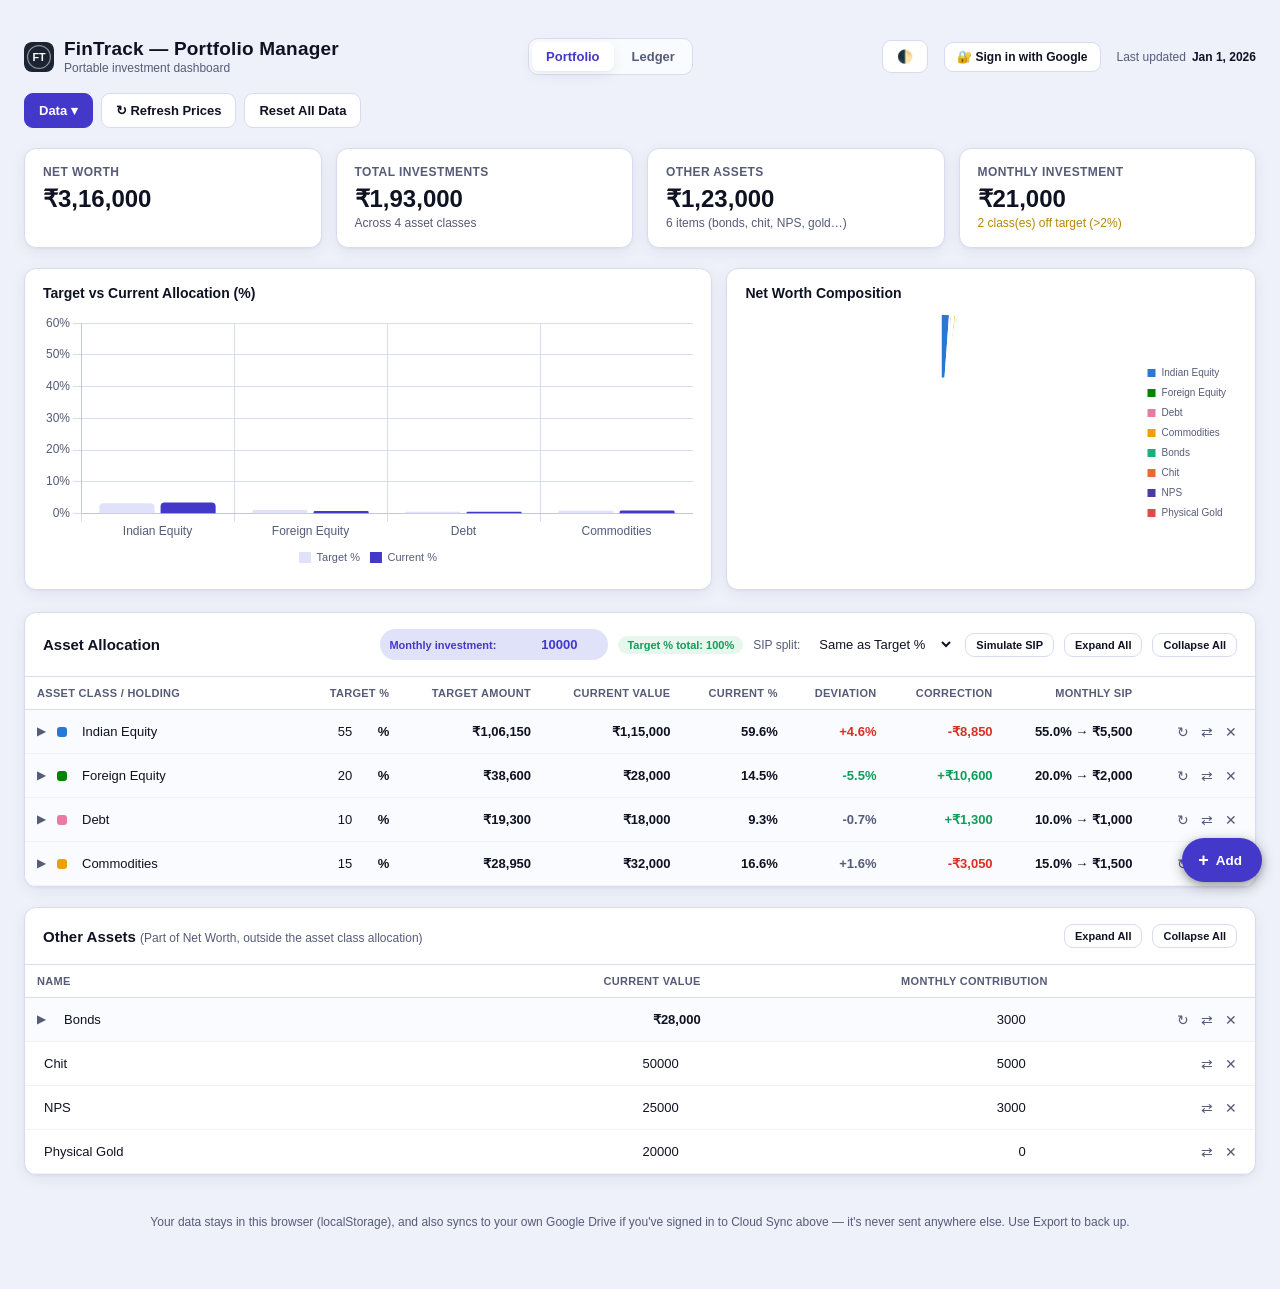
<file: app/index.html>
<!doctype html>
<html lang="en">
<head>
<meta charset="UTF-8">
<script>
  // Apply any saved theme choice before first paint, so there's no flash of the wrong theme.
  (function () {
    try {
      var t = localStorage.getItem("fintrack_theme");
      if (t === "light" || t === "dark") document.documentElement.setAttribute("data-theme", t);
    } catch (e) { /* localStorage unavailable (e.g. file://) — falls back to system preference */ }
  })();
</script>
<meta name="viewport" content="width=device-width, initial-scale=1.0">
<title>FinTrack — Portfolio Manager</title>
<link rel="icon" href="[data-uri]">
<link rel="apple-touch-icon" href="apple-touch-icon.png">
<link rel="manifest" href="manifest.json">
<meta name="theme-color" content="#4338ca" id="themeColorMeta">
<link rel="stylesheet" href="shared.css">
<style>
  /* Page-specific: CDSL statement sync modal (only this page has this feature) */
  .cdsl-modal{max-width:760px;max-height:85vh;display:flex;flex-direction:column;}
  #cdslModalBody{overflow-y:auto;flex:1;margin-top:6px;}
  .cdsl-section-title{font-size:12px;font-weight:700;text-transform:uppercase;letter-spacing:.4px;color:var(--muted);margin:16px 0 8px;}
  .cdsl-row{display:flex;align-items:center;gap:10px;padding:8px 4px;border-bottom:1px solid var(--row-line);font-size:13px;}
  .cdsl-row .cdsl-name{flex:1;min-width:0;}
  .cdsl-row .cdsl-name .primary{font-weight:600;overflow:hidden;text-overflow:ellipsis;white-space:nowrap;}
  .cdsl-row .cdsl-name .secondary{font-size:11px;color:var(--muted);overflow:hidden;text-overflow:ellipsis;white-space:nowrap;}
  .cdsl-row .cdsl-value{white-space:nowrap;font-variant-numeric:tabular-nums;text-align:right;min-width:150px;}
  .cdsl-row select, .cdsl-row input.cdsl-newclass{border:1px solid var(--border);border-radius:6px;padding:5px 6px;font-size:12px;font-family:inherit;}
  .cdsl-empty{color:var(--muted);font-size:13px;padding:10px 4px;}
  .cdsl-unchanged{font-size:12px;color:var(--muted);margin-top:10px;line-height:1.6;}

  /* Page-specific: live-price linking (₹ button on holding rows + link/settings modals) */
  .price-link-btn{font-weight:700;}
  .price-link-btn.linked{color:var(--green);}
  .price-modal{max-width:520px;}
  .pl-row{display:flex;flex-direction:column;gap:4px;margin-top:12px;}
  .pl-row label{font-size:12px;color:var(--muted);font-weight:600;}
  .pl-row input,.pl-row select{border:1px solid var(--border);border-radius:8px;padding:8px 9px;font-size:13px;background:var(--card);color:var(--text);font-family:inherit;width:100%;box-sizing:border-box;}
  .pl-inline{display:flex;gap:8px;align-items:center;}
  .pl-inline input{flex:1;}
  #plMfResults{max-height:180px;overflow-y:auto;border:1px solid var(--border);border-radius:8px;margin-top:6px;display:none;}
  .pl-result{display:flex;align-items:center;gap:8px;padding:7px 9px;font-size:12px;border-bottom:1px solid var(--row-line);cursor:pointer;}
  .pl-result:last-child{border-bottom:none;}
  .pl-result:hover{background:var(--row-tint);}
  .pl-result input{width:auto;}
  .pl-chosen{font-size:12px;color:var(--green);margin-top:6px;font-weight:600;}
  .pl-hint{font-size:11px;color:var(--muted);line-height:1.5;}
  .pl-test-result{font-size:12px;}
  .pl-test-result.ok{color:var(--green);}
  .pl-test-result.err{color:var(--red);}

  /* Page-specific: SIP simulation modal — scratch preview, no persistence until "Apply".
     Split panel: per-class % inputs on the left, projected-value bars (with a target tick)
     on the right, so editing a lever and reading its effect are side by side on desktop. */
  .sim-modal{max-width:720px;max-height:85vh;display:flex;flex-direction:column;padding:0;}
  .sim-scroll{overflow-y:auto;padding:22px 24px 4px;}
  .sim-footer{padding:14px 24px calc(14px + env(safe-area-inset-bottom));border-top:1px solid var(--border);}
  .sim-check{display:flex;align-items:center;gap:8px;font-size:12.5px;color:var(--text);cursor:pointer;margin-bottom:8px;}
  .sim-check input{width:auto;flex-shrink:0;}
  .sim-check .pl-hint{margin:0;}

  .sim-split{display:grid;grid-template-columns:220px 1fr;gap:22px;margin-top:14px;}
  .sim-inputs .class-input-row{margin-top:10px;}
  .sim-inputs .class-input-top{display:flex;align-items:center;gap:8px;}
  .sim-inputs .class-input-row .swatch{width:10px;height:10px;border-radius:3px;flex-shrink:0;}
  .sim-inputs .class-input-row label{flex:1;font-size:12.5px;font-weight:600;color:var(--text);min-width:0;overflow:hidden;text-overflow:ellipsis;white-space:nowrap;}
  .sim-inputs .class-input-row input{width:56px;flex-shrink:0;}
  .sim-inputs .class-input-amt{margin-top:3px;padding-left:18px;font-size:11px;color:var(--muted);font-variant-numeric:tabular-nums;}

  .sim-total-pill{display:flex;justify-content:space-between;align-items:baseline;background:var(--row-tint);border:1px solid var(--border);border-radius:9px;padding:11px 13px;margin-bottom:14px;}
  .sim-total-pill .label{font-size:11px;color:var(--muted);font-weight:700;text-transform:uppercase;letter-spacing:.3px;}
  .sim-total-pill strong{font-size:17px;font-weight:700;font-variant-numeric:tabular-nums;}

  .sim-bar-row{margin-bottom:13px;}
  .sim-bar-row:last-child{margin-bottom:0;}
  .sim-bar-head{display:flex;justify-content:space-between;align-items:baseline;margin-bottom:5px;gap:8px;}
  .sim-bar-head .name{display:flex;align-items:center;gap:6px;font-size:12.5px;font-weight:700;min-width:0;}
  .sim-bar-head .name .swatch{width:9px;height:9px;border-radius:3px;flex-shrink:0;}
  .sim-bar-head .name .txt{overflow:hidden;text-overflow:ellipsis;white-space:nowrap;}
  .sim-bar-head .nums{font-size:11px;color:var(--muted);white-space:nowrap;font-variant-numeric:tabular-nums;}
  .sim-bar-track{position:relative;height:14px;background:var(--row-tint);border-radius:5px;overflow:hidden;border:1px solid var(--border);}
  .sim-bar-fill{position:absolute;top:0;left:0;bottom:0;border-radius:5px 0 0 5px;transition:width .15s;}
  .sim-bar-target-tick{position:absolute;top:-2px;bottom:-2px;width:2px;background:var(--text);opacity:.55;}

  /* Simulate SIP button: plain text label on desktop, icon-only on mobile (space is tight in
     the section-head row there) — swapped via the mobile media query below, same pattern as
     the FAB's label-hiding on small screens. */
  #btnSimulateSip .sip-icon{display:none;font-size:14px;}

  /* ---------- Mobile helpers, hidden on desktop ---------- */
  #acCards{display:none;}
  #otherCards{display:none;}

  /* ---------- Asset-class / subsection cards (mobile replacement for both tables) ---------- */
  .ac-card{border-bottom:1px solid var(--row-line);}
  .ac-card:last-child{border-bottom:none;}
  .ac-head{display:flex;align-items:center;gap:8px;padding:12px 14px;cursor:pointer;}
  .ac-head .name-input{flex:1;min-width:0;font-weight:700;background:transparent;}
  .ac-head .ac-pct{font-size:11px;color:var(--muted);white-space:nowrap;font-variant-numeric:tabular-nums;}
  .ac-body{padding:0 14px 12px 34px;}
  .ac-meta{display:flex;justify-content:space-between;align-items:center;padding:5px 0;font-size:12px;color:var(--muted);gap:8px;}
  .ac-meta b{color:var(--text);font-variant-numeric:tabular-nums;font-weight:600;}
  .ac-meta b.pos{color:var(--red);} .ac-meta b.neg{color:var(--green);}
  .ac-meta .cell-input{width:70px;}
  .ac-actions{display:flex;gap:6px;padding:6px 0 8px;}
  .hrow-m{padding:8px 0;border-top:1px solid var(--row-line);}
  .hrow-m .hrow-top{display:flex;align-items:center;gap:6px;}
  .hrow-m .hrow-top .name-input{flex:1;min-width:0;}
  .hrow-m .hrow-bottom{display:flex;align-items:center;gap:6px;margin-top:6px;}
  .hrow-m .hrow-bottom .amount{flex:1;min-width:0;}
  .hrow-m .hrow-bottom .sipwrap{display:flex;align-items:center;gap:3px;font-size:11px;color:var(--muted);white-space:nowrap;}
  .hrow-m .hrow-bottom .small{width:48px;}
  .oa-simple-card{padding:10px 14px;border-bottom:1px solid var(--row-line);}
  .oa-simple-card:last-child{border-bottom:none;}
  .oa-simple-top{display:flex;align-items:center;gap:8px;}
  .oa-simple-top .name-input{flex:1;min-width:0;font-weight:600;}
  .oa-simple-bottom{display:flex;gap:16px;margin-top:6px;padding-left:1px;}
  .oa-simple-field{display:flex;align-items:center;gap:6px;font-size:11px;color:var(--muted);}
  .oa-simple-field .amount{width:74px;}

  /* ---------- Persistent "+ Add" button — labeled pill on desktop, plain circular FAB on
     mobile (icon-only, thumb-reachable bottom-right). Same element/handler both layouts; the
     mobile media query below only overrides its shape, not its visibility. Matches tracker.html's
     "+ Add Transaction" FAB so both pages share the one add-something affordance. ---------- */
  .fab{position:fixed;right:18px;bottom:18px;z-index:40;border:none;background:var(--primary);color:#fff;cursor:pointer;box-shadow:0 4px 14px rgba(0,0,0,.3),0 2px 6px rgba(0,0,0,.18);display:flex;align-items:center;justify-content:center;gap:7px;font-family:inherit;border-radius:24px;padding:13px 20px 13px 16px;font-size:13.5px;font-weight:700;transition:.15s background,.15s transform;}
  .fab:hover{background:var(--primary-dark);}
  .fab .fab-plus{font-size:18px;line-height:1;}

  /* ---------- Add to Portfolio modal: type selector + conditional fields ---------- */
  .type-pills{display:flex;flex-wrap:wrap;gap:6px;margin-top:12px;}
  .type-pill{border:1px solid var(--border);background:var(--bg);color:var(--text);font-size:12px;font-weight:600;padding:7px 12px;border-radius:20px;cursor:pointer;font-family:inherit;}
  .type-pill:hover{border-color:var(--primary);}
  .type-pill.active{background:var(--primary);border-color:var(--primary);color:#fff;}
  .add-type-fields{display:none;}
  .add-type-fields.active{display:block;}

  /* ---------- Mobile layout (≤720px) — switches automatically, desktop above is untouched ---------- */
  @media (max-width:720px){
    .wrap{padding:12px 12px 90px;}
    header.topbar{padding:10px 0;}
    .stats{grid-template-columns:1fr 1fr;}
    .stat-card .value{font-size:19px;}
    /* Asset Allocation / Other Assets: tables give way to tap-to-expand cards */
    #allocationTable{display:none;}
    #acCards{display:block;}
    #otherTable{display:none;}
    #otherCards{display:block;}
    .fab{width:54px;height:54px;padding:0;border-radius:50%;font-size:0;bottom:calc(18px + env(safe-area-inset-bottom));}
    .fab .fab-plus{font-size:26px;}
    .fab .fab-label{display:none;}
    /* Add modal docks to the bottom as a sheet, same treatment as tracker.html's */
    #addBackdrop{align-items:flex-end;}
    #addBackdrop .modal{width:100%;max-width:none;border-radius:18px 18px 0 0;padding-bottom:26px;}
    /* Simulate SIP: same bottom-sheet treatment, and the split panel collapses into one
       column — amount, then per-class %, then the total and bars, all in a single scroll. */
    #simSipBackdrop{align-items:flex-end;}
    #simSipBackdrop .sim-modal{width:100%;max-width:none;max-height:88vh;border-radius:18px 18px 0 0;}
    .sim-split{grid-template-columns:1fr;}
    /* Icon-only on mobile — the section-head row is already crowded with the SIP-split
       dropdown and Expand/Collapse All. */
    #btnSimulateSip{padding:5px 9px;}
    #btnSimulateSip .sip-icon{display:inline;}
    #btnSimulateSip .sip-label{display:none;}
  }
</style>
</head>
<body>
<div class="wrap">

  <header class="topbar">
    <div class="brand">
      <img class="logo" alt="" src="[data-uri]">
      <div>
        <h1>FinTrack — Portfolio Manager</h1>
        <div class="sub">Portable investment dashboard</div>
      </div>
    </div>
    <nav class="tabs">
      <a class="tab-link active" href="index.html">Portfolio</a>
      <a class="tab-link" href="tracker.html">Ledger</a>
    </nav>
    <div class="header-right">
      <button class="btn theme-toggle" id="btnThemeToggle" title="Theme"></button>
      <div class="account-area" id="accountArea"></div>
      <div class="updated-field">
        Last updated <strong id="updatedDisplay"></strong>
      </div>
    </div>
  </header>

  <div class="toolbar">
    <div class="menu-wrap">
      <button class="btn primary" data-menu-toggle="dataMenu">Data ▾</button>
      <div class="menu-dropdown" id="dataMenu">
        <button class="menu-item" id="btnCdsl">Import from CDSL</button>
        <button class="menu-item" id="btnImport">Import CSV / Excel</button>
        <button class="menu-item" id="btnTemplate">Download Template</button>
        <button class="menu-item" id="btnSample">Load Sample Portfolio</button>
        <div class="menu-divider"></div>
        <button class="menu-item" id="btnExportCsv">Export CSV</button>
        <button class="menu-item" id="btnExportXlsx">Export Excel</button>
        <div class="menu-divider"></div>
        <button class="menu-item" id="btnAutoLinkMf">Auto-link MF Prices (by ISIN)</button>
        <button class="menu-item" id="btnPriceSettings">Live Price Settings</button>
      </div>
    </div>
    <button class="btn" id="btnRefreshPrices" title="Fetch latest NAVs/quotes for linked holdings and recalculate their values">↻ Refresh Prices</button>
    <input type="file" id="fileInput" accept=".csv,.xlsx,.xls">
    <input type="file" id="cdslFileInput" accept=".csv,.txt">

    <button class="btn danger" id="btnReset">Reset All Data</button>
  </div>

  <div class="stats" id="statCards"></div>

  <div class="charts">
    <div class="chart-card">
      <h3>Target vs Current Allocation (%)</h3>
      <div class="canvas-box"><canvas id="chartAllocation"></canvas></div>
    </div>
    <div class="chart-card">
      <h3>Net Worth Composition</h3>
      <div class="canvas-box"><canvas id="chartNetWorth"></canvas></div>
    </div>
  </div>

  <div class="section">
    <div class="section-head">
      <h2>Asset Allocation</h2>
      <div style="display:flex;align-items:center;gap:10px;flex-wrap:wrap;">
        <span class="badge" id="monthlyInvestBadge"></span>
        <span class="badge" id="targetSumBadge"></span>
        <span class="badge" id="sipSumBadge" style="display:none;"></span>
        <label style="display:flex;align-items:center;gap:6px;font-size:12px;color:var(--muted);">
          SIP split:
          <select id="sipModeSelect" class="cell-input" style="width:auto;padding:5px 8px;" data-type="meta" data-field="sipMode">
            <option value="target">Same as Target %</option>
            <option value="deviation">Deviation-weighted</option>
            <option value="manual">Manual</option>
          </select>
        </label>
        <button class="btn" id="btnSimulateSip" style="padding:5px 10px;font-size:11px;" title="Preview how this month's SIP would land across your asset classes"><span class="sip-icon" aria-hidden="true">≈</span><span class="sip-label">Simulate SIP</span></button>
        <button class="btn" style="padding:5px 10px;font-size:11px;" data-action="expand-all-classes">Expand All</button>
        <button class="btn" style="padding:5px 10px;font-size:11px;" data-action="collapse-all-classes">Collapse All</button>
      </div>
    </div>
    <div class="table-scroll">
      <table id="allocationTable">
        <thead>
          <tr>
            <th class="left">Asset Class / Holding</th>
            <th>Target %</th>
            <th>Target Amount</th>
            <th>Current Value</th>
            <th>Current %</th>
            <th>Deviation</th>
            <th>Correction</th>
            <th>Monthly SIP</th>
            <th></th>
          </tr>
        </thead>
        <tbody id="allocationBody"></tbody>
      </table>
    </div>
    <div id="acCards"></div>
  </div>

  <div class="section">
    <div class="section-head">
      <h2>Other Assets <span style="font-weight:400;color:var(--muted);font-size:12px;">(Part of Net Worth, outside the asset class allocation)</span></h2>
      <div style="display:flex;align-items:center;gap:10px;flex-wrap:wrap;">
        <button class="btn" style="padding:5px 10px;font-size:11px;" data-action="expand-all-other">Expand All</button>
        <button class="btn" style="padding:5px 10px;font-size:11px;" data-action="collapse-all-other">Collapse All</button>
      </div>
    </div>
    <div class="table-scroll">
      <table id="otherTable">
        <thead>
          <tr>
            <th class="left">Name</th>
            <th>Current Value</th>
            <th>Monthly Contribution</th>
            <th></th>
          </tr>
        </thead>
        <tbody id="otherBody"></tbody>
      </table>
    </div>
    <div id="otherCards"></div>
  </div>

  <footer>Your data stays in this browser (localStorage), and also syncs to your own Google Drive if you've signed in to Cloud Sync above — it's never sent anywhere else. Use Export to back up.</footer>
</div>

<div class="modal-backdrop" id="confirmBackdrop">
  <div class="modal">
    <h3 id="confirmTitle">Are you sure?</h3>
    <p id="confirmMsg"></p>
    <div class="modal-actions">
      <button class="btn" id="confirmCancel">Cancel</button>
      <button class="btn" id="confirmOk" style="color:#fff;">Confirm</button>
    </div>
  </div>
</div>

<div class="modal-backdrop" id="cdslBackdrop">
  <div class="modal cdsl-modal">
    <h3>Sync from CDSL Statement</h3>
    <p>Review the matches below, then apply. Only checked rows are changed — nothing is applied until you click Apply.</p>
    <div id="cdslModalBody"></div>
    <div class="modal-actions">
      <button class="btn" id="cdslCancel">Cancel</button>
      <button class="btn primary" id="cdslApply">Apply Selected</button>
    </div>
  </div>
</div>

<div class="modal-backdrop" id="priceLinkBackdrop">
  <div class="modal price-modal">
    <h3>Link Live Price</h3>
    <p class="pl-hint" style="margin:4px 0 0;">Holding: <strong id="plHoldingName"></strong></p>
    <div class="pl-row">
      <label>Price source</label>
      <select id="plSource">
        <option value="">None — value stays manual</option>
        <option value="mf">Indian Mutual Fund (NAV via AMFI)</option>
        <option value="stock">Stock / ETF (NSE · BSE · US, via your Worker)</option>
      </select>
    </div>
    <div id="plMfBlock" style="display:none;">
      <div class="pl-row">
        <label>Find your scheme</label>
        <div class="pl-inline">
          <input id="plMfSearch" placeholder="Type scheme name, e.g. nippon index nifty direct">
          <button class="btn" id="plMfSearchBtn">Search</button>
        </div>
        <div id="plMfResults"></div>
        <div class="pl-chosen" id="plMfChosen"></div>
      </div>
    </div>
    <div id="plStockBlock" style="display:none;">
      <div class="pl-row">
        <label>Ticker symbol</label>
        <div class="pl-inline">
          <input id="plStockSymbol" placeholder="e.g. RELIANCE.NS or AAPL">
          <button class="btn" id="plTestBtn">Test</button>
        </div>
        <div class="pl-hint">NSE: add <strong>.NS</strong> (RELIANCE.NS) · BSE: add <strong>.BO</strong> (500325.BO) · US: plain ticker (AAPL). US prices are converted to ₹ automatically.</div>
        <div class="pl-test-result" id="plTestResult"></div>
      </div>
    </div>
    <div class="pl-row" id="plUnitsRow" style="display:none;">
      <label>Units held</label>
      <input type="number" id="plUnits" step="any" min="0" placeholder="e.g. 672.246">
      <div class="pl-hint">Value = units × market price. Mutual fund units are filled automatically when you import a CDSL statement.</div>
    </div>
    <div class="modal-actions">
      <button class="btn" id="plCancel">Cancel</button>
      <button class="btn primary" id="plSave" style="color:#fff;">Save</button>
    </div>
  </div>
</div>

<div class="modal-backdrop" id="priceSettingsBackdrop">
  <div class="modal price-modal">
    <h3>Live Price Settings</h3>
    <p class="pl-hint" style="margin:6px 0 0;">Mutual fund NAVs work with no setup. Stock/ETF quotes (NSE · BSE · US) need your own free Cloudflare Worker relay — a one-time 10-minute setup. See <strong>worker/README.md</strong> in the FinTrack repository for the steps.</p>
    <div class="pl-row">
      <label>Cloudflare Worker URL</label>
      <div class="pl-inline">
        <input id="psWorkerUrl" placeholder="https://my-price-proxy.example.workers.dev">
        <button class="btn" id="psTestBtn">Test</button>
      </div>
      <div class="pl-test-result" id="psTestResult"></div>
    </div>
    <div class="modal-actions">
      <button class="btn" id="psCancel">Cancel</button>
      <button class="btn primary" id="psSave" style="color:#fff;">Save</button>
    </div>
  </div>
</div>

<div class="modal-backdrop" id="simSipBackdrop">
  <div class="modal sim-modal">
    <div class="sim-scroll">
      <h3>Simulate Monthly SIP</h3>
      <p class="pl-hint" style="margin:4px 0 0;">Preview how this month's SIP would land across your asset classes. Edit the amount or the per-class split below — nothing is saved until you apply it.</p>

      <div class="sim-split">
        <div class="sim-inputs">
          <div class="pl-row">
            <label>Monthly SIP amount (₹)</label>
            <input class="cell-input" type="number" id="simMonthlyAmount" min="0" step="1">
          </div>
          <div class="pl-row" style="margin-top:14px;">
            <label style="display:flex;justify-content:space-between;align-items:center;">Per-class split <span class="badge" id="simPctBadge"></span></label>
          </div>
          <div id="simClassInputs"></div>
        </div>
        <div class="sim-results">
          <div class="sim-total-pill">
            <span class="label">Projected Total</span>
            <strong id="simTotalValue"></strong>
          </div>
          <div id="simBarsList"></div>
        </div>
      </div>
    </div>

    <div class="sim-footer">
      <label class="sim-check"><input type="checkbox" id="simApplyAmount" checked> Update monthly SIP amount <span class="pl-hint" id="simApplyAmountHint"></span></label>
      <label class="sim-check"><input type="checkbox" id="simApplyPct" checked> Update SIP % split per class <span class="pl-hint">(sets SIP split to Manual)</span></label>
      <div class="modal-actions" style="justify-content:space-between;margin-top:0;">
        <button class="btn" id="simReset">Reset</button>
        <div style="display:flex;gap:8px;">
          <button class="btn" id="simClose">Close</button>
          <button class="btn primary" id="simApply" style="color:#fff;">Apply to Portfolio</button>
        </div>
      </div>
    </div>
  </div>
</div>

<div class="modal-backdrop" id="addBackdrop">
  <div class="modal">
    <h3>Add to Portfolio</h3>
    <p class="pl-hint" style="margin:4px 0 0;">Choose what you're adding — the right fields show up below.</p>

    <div class="type-pills" id="addTypePills">
      <button class="type-pill active" data-add-type="holding">Holding</button>
      <button class="type-pill" data-add-type="class">Asset Class</button>
      <button class="type-pill" data-add-type="other">Other Asset</button>
      <button class="type-pill" data-add-type="group">Asset Group</button>
      <button class="type-pill" data-add-type="groupitem">Item in Group</button>
    </div>

    <div class="pl-row" id="addIntoRow" style="display:none;">
      <label id="addIntoLabel">Into Asset Class</label>
      <select id="addIntoSelect"></select>
    </div>
    <div class="pl-row" id="addNewParentRow" style="display:none;">
      <label id="addNewParentLabel">New Class Name</label>
      <input id="addNewParentName" placeholder="e.g. International Equity">
    </div>

    <div class="add-type-fields active" data-add-type="holding">
      <div class="pl-row"><label>Name</label><input id="addHoldingName" placeholder="e.g. Nifty Next 50 Fund"></div>
      <div class="pl-row"><label>Current Value (₹)</label><input type="number" id="addHoldingValue" placeholder="0"></div>
      <div class="pl-row"><label>Monthly SIP %</label><input type="number" id="addHoldingSip" placeholder="0"></div>
    </div>
    <div class="add-type-fields" data-add-type="class">
      <div class="pl-row"><label>Name</label><input id="addClassName" placeholder="e.g. International Equity"></div>
      <div class="pl-row"><label>Target %</label><input type="number" id="addClassTarget" placeholder="0"></div>
    </div>
    <div class="add-type-fields" data-add-type="other">
      <div class="pl-row"><label>Name</label><input id="addOtherName" placeholder="e.g. Fixed Deposit"></div>
      <div class="pl-row"><label>Current Value (₹)</label><input type="number" id="addOtherValue" placeholder="0"></div>
      <div class="pl-row"><label>Monthly Contribution (₹)</label><input type="number" id="addOtherMonthly" placeholder="0"></div>
    </div>
    <div class="add-type-fields" data-add-type="group">
      <div class="pl-row"><label>Name</label><input id="addGroupName" placeholder="e.g. Bonds"></div>
    </div>
    <div class="add-type-fields" data-add-type="groupitem">
      <div class="pl-row"><label>Name</label><input id="addGroupItemName" placeholder="e.g. Corporate Bond FY30"></div>
      <div class="pl-row"><label>Current Value (₹)</label><input type="number" id="addGroupItemValue" placeholder="0"></div>
    </div>

    <div class="modal-actions">
      <button class="btn" id="addCancel">Cancel</button>
      <button class="btn primary" data-action="add-submit" style="color:#fff;">+ Add</button>
    </div>
  </div>
</div>

<button class="fab" id="fabAdd" title="Add to portfolio"><span class="fab-plus">+</span><span class="fab-label">Add</span></button>

<div class="toast" id="toast"></div>

<script src="lib/xlsx.full.min.js"></script>
<script src="lib/chart.umd.min.js"></script>
<script src="theme.js"></script>
<script src="app.js"></script>
<!-- Optional cloud sync: needs live internet access to Google, so it's the one thing in this
     app not vendored locally. If it fails to load (offline, blocked, or opened via file://),
     the app above already works fully offline on its own — this is purely additive. -->
<script src="https://accounts.google.com/gsi/client" async defer></script>
<script src="drive-sync.js"></script>
<script>
  if ("serviceWorker" in navigator && location.protocol !== "file:") {
    navigator.serviceWorker.register("sw.js").catch(() => {});
  }
</script>
</body>
</html>
</file>
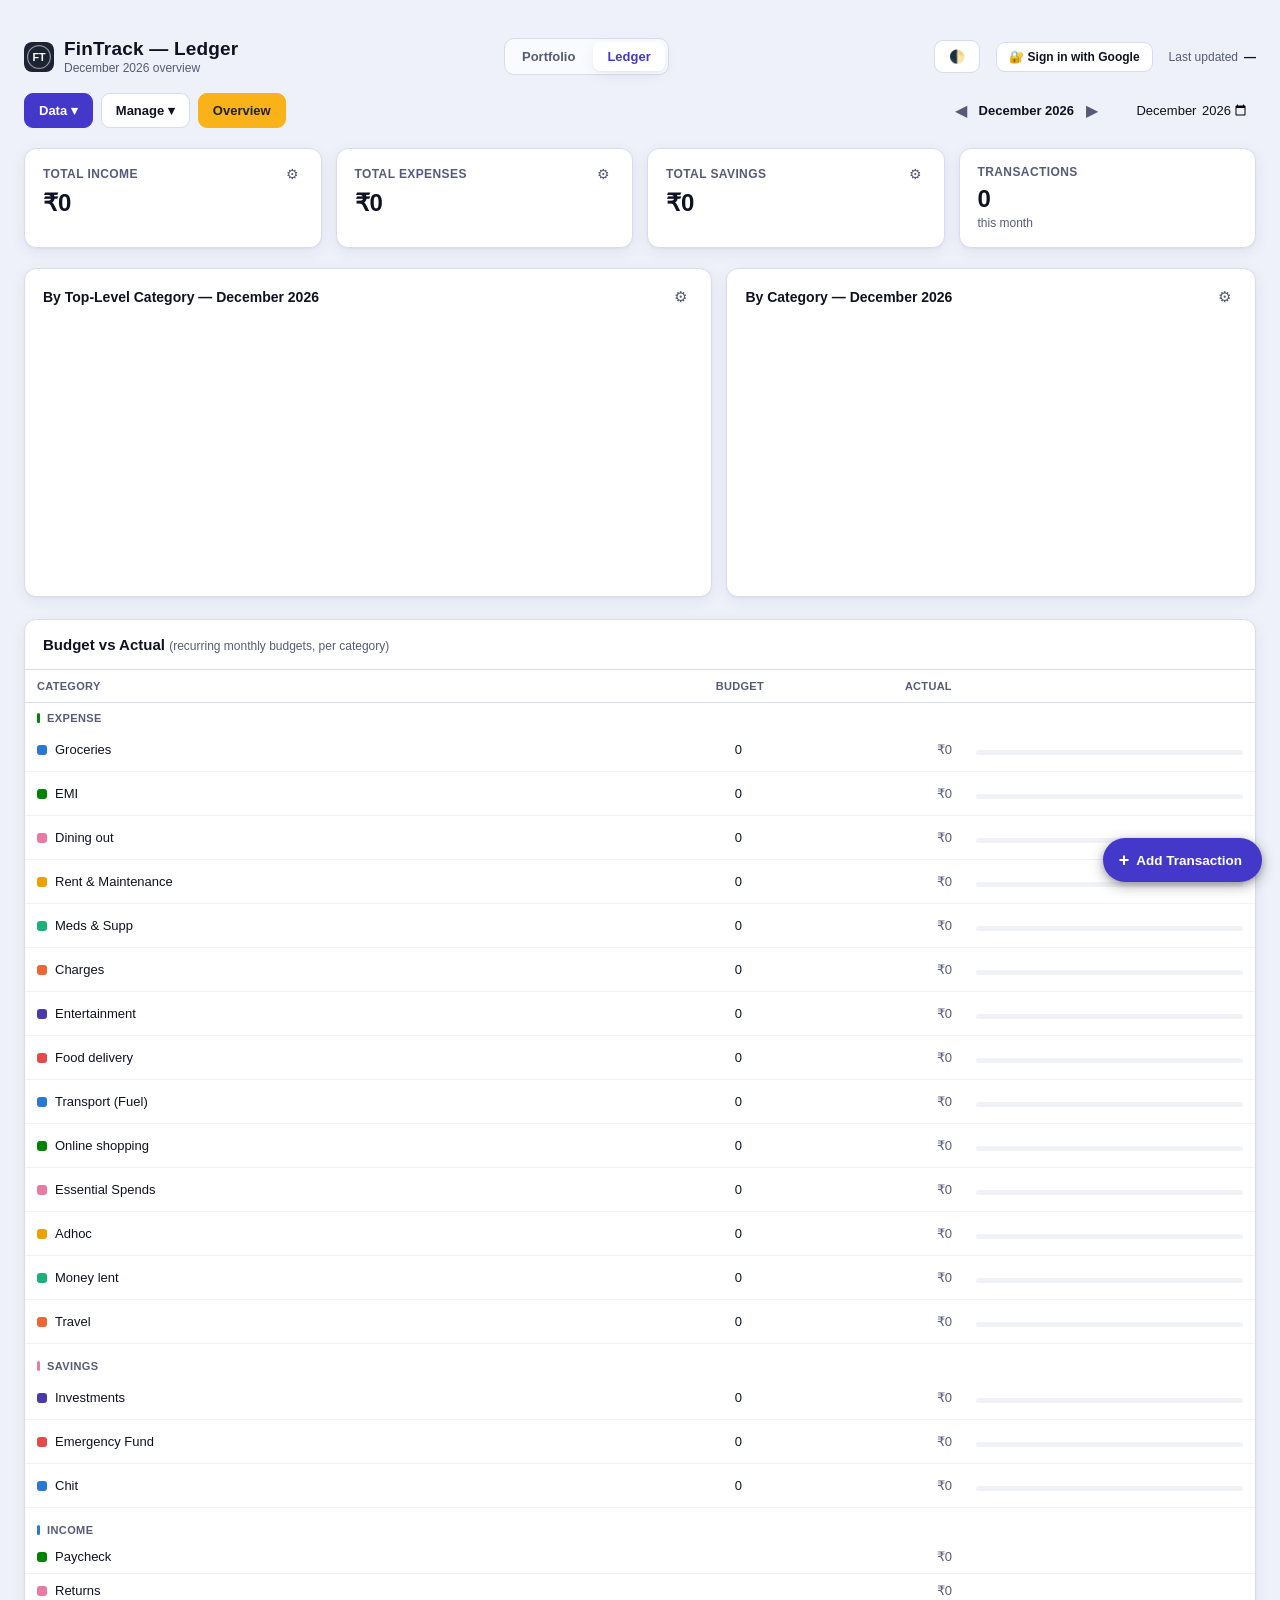
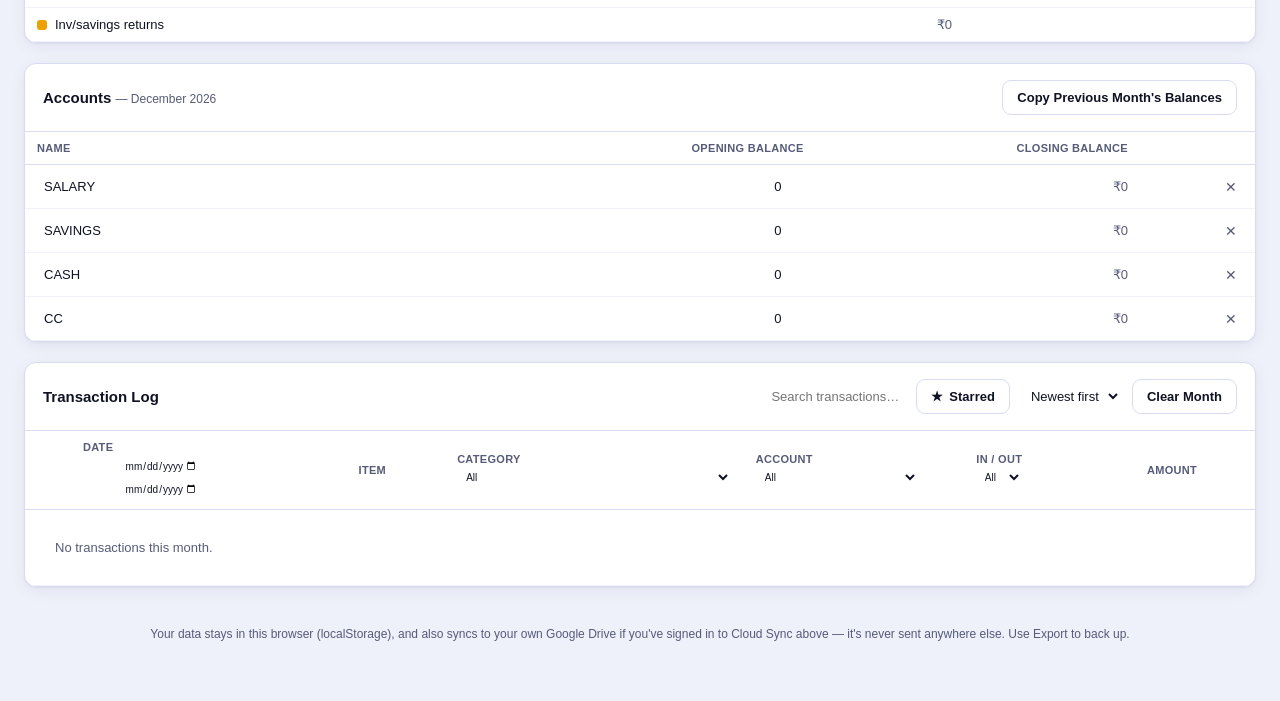
<file: app/tracker.html>
<!doctype html>
<html lang="en">
<head>
<meta charset="UTF-8">
<script>
  // Apply any saved theme choice before first paint, so there's no flash of the wrong theme.
  (function () {
    try {
      var t = localStorage.getItem("fintrack_theme");
      if (t === "light" || t === "dark") document.documentElement.setAttribute("data-theme", t);
    } catch (e) { /* localStorage unavailable (e.g. file://) — falls back to system preference */ }
  })();
</script>
<meta name="viewport" content="width=device-width, initial-scale=1.0">
<title>FinTrack — Ledger</title>
<link rel="icon" href="[data-uri]">
<link rel="apple-touch-icon" href="apple-touch-icon.png">
<link rel="manifest" href="manifest.json">
<meta name="theme-color" content="#4338ca" id="themeColorMeta">
<link rel="stylesheet" href="shared.css">
<style>
  /* Page-specific: budget progress bars, month switcher, and the categories modal's scroll area */
  .budget-bar-track{width:100%;height:5px;border-radius:3px;background:var(--row-line);margin-top:6px;overflow:hidden;}
  .budget-bar-fill{height:100%;border-radius:3px;background:var(--primary);}
  .budget-bar-fill.over{background:var(--red);}
  .budget-bar-fill.negative{background:var(--blue);}
  .budget-group-head td{font-size:11px;font-weight:700;letter-spacing:.4px;text-transform:uppercase;color:var(--muted);padding-top:16px;padding-bottom:4px;border-bottom:none;}
  .budget-group-head:first-child td{padding-top:9px;}
  .accent-bar{display:inline-block;width:3px;height:10px;border-radius:2px;margin-right:7px;vertical-align:-1px;}
  .month-switch{display:flex;align-items:center;gap:6px;margin-left:auto;font-size:13px;font-weight:600;}
  .month-switch .icon-btn{font-size:16px;}
  .scroll-modal{max-height:85vh;display:flex;flex-direction:column;}
  .scroll-modal .table-scroll{overflow-y:auto;flex:1;margin-top:6px;}
  .overview-controls{display:flex;align-items:center;gap:10px;flex-wrap:wrap;margin-top:4px;}
  .seg-group{display:flex;border:1px solid var(--border);border-radius:9px;overflow:hidden;}
  .seg-btn{border:none;background:var(--card);color:var(--muted);padding:7px 14px;font-size:12px;font-weight:600;cursor:pointer;}
  .seg-btn+.seg-btn{border-left:1px solid var(--border);}
  .seg-btn.active{background:var(--primary);color:#fff;}
  .overview-canvas-box{position:relative;height:260px;margin:14px 0;}
  .info{color:var(--blue);}
  .chart-card-head{display:flex;align-items:center;justify-content:space-between;gap:8px;margin-bottom:12px;}
  .chart-card-head h3{margin:0;}
  .chart-card-head .icon-btn{font-size:15px;flex-shrink:0;}
  .stat-card-head{display:flex;align-items:center;justify-content:space-between;gap:8px;}
  .stat-card-head .icon-btn{font-size:14px;flex-shrink:0;padding:2px 4px;}
  .chart-customize-actions, .import-preview-actions{display:flex;gap:8px;margin:2px 0 10px;}
  .chart-customize-group{font-size:11px;font-weight:700;letter-spacing:.4px;text-transform:uppercase;color:var(--muted);margin:14px 0 6px;}
  .chart-customize-group:first-child{margin-top:0;}
  .chart-customize-row{display:flex;align-items:center;gap:8px;padding:6px 0;font-size:13px;}
  .import-dup-row td{background:var(--amber-bg);}
  .dup-badge{display:inline-block;font-size:10px;font-weight:700;letter-spacing:.2px;color:var(--amber);white-space:nowrap;margin-left:4px;}

  /* ---------- Add Transaction modal (labeled form; doubles as the mobile bottom sheet) ---------- */
  .field-grid{display:grid;grid-template-columns:1fr 1fr;gap:10px;}
  .field{display:flex;flex-direction:column;gap:3px;}
  .field label{font-size:10px;font-weight:700;text-transform:uppercase;letter-spacing:.3px;color:var(--muted);}
  .field input,.field select{border:1px solid var(--border);background:var(--card);color:var(--text);border-radius:7px;padding:8px 9px;font-size:13px;font-family:inherit;width:100%;}
  .field input:focus,.field select:focus{border-color:var(--primary);outline:none;}

  /* ---------- Transaction cards (mobile-only rendering of the log) ---------- */
  .txn-cards{display:none;}
  .txn-card{border-bottom:1px solid var(--row-line);padding:10px 14px;cursor:pointer;}
  .txn-card:last-child{border-bottom:none;}
  /* space-between (rather than justify-content) is why the star toggle needed dropping — with
     a 3rd child, it split evenly-spaced gaps between all three instead of hugging the label to
     the star and pushing only the amount to the far edge, so the label now flex-grows instead. */
  .txn-top{display:flex;gap:8px;align-items:baseline;}
  .txn-item-label{flex:1;min-width:0;font-size:13px;font-weight:600;overflow:hidden;text-overflow:ellipsis;white-space:nowrap;}
  .txn-amt{font-size:13px;font-weight:700;flex-shrink:0;}
  .txn-amt.out{color:var(--red);}
  .txn-amt.in{color:var(--green);}
  .txn-meta{display:flex;gap:5px;margin-top:4px;flex-wrap:wrap;}
  /* Star toggle — reuses .icon-btn's base (sizing/hover shape) but swaps the destructive
     red hover for gold, since starring isn't a destructive action, and turns solid gold once
     starred so it reads at a glance without needing to hover/tap. */
  .star-btn{font-size:14px;}
  .star-btn.starred{color:var(--amber);}
  .star-btn:hover{background:var(--amber-bg);color:var(--amber);}
  .txn-top .star-btn{flex-shrink:0;padding:2px 4px 2px 0;}
  .tchip{font-size:10px;font-weight:600;padding:2px 8px;border-radius:12px;background:var(--row-tint);border:1px solid var(--border);color:var(--muted);}
  .tchip.cat{background:var(--primary-light);color:var(--primary);border-color:transparent;}
  .tchip.dir-out{background:var(--red-bg);color:var(--red);border-color:transparent;}
  .tchip.dir-in{background:var(--green-bg);color:var(--green);border-color:transparent;}
  .txn-edit{display:none;margin-top:10px;padding-top:10px;border-top:1px dashed var(--border);cursor:default;}
  .txn-card.expanded .txn-edit{display:block;}
  .txn-edit-actions{display:flex;justify-content:space-between;margin-top:10px;align-items:center;}
  .del-link{color:var(--red);font-size:12px;font-weight:600;background:none;border:none;cursor:pointer;padding:6px 0;}

  /* ---------- Persistent "+ Add Transaction" button — labeled pill on desktop, plain circular
     FAB on mobile (icon-only, thumb-reachable bottom-right). Same element/handler both layouts;
     the mobile media query below only overrides its shape, not its visibility. ---------- */
  .fab{position:fixed;right:18px;bottom:18px;z-index:40;border:none;background:var(--primary);color:#fff;cursor:pointer;box-shadow:0 4px 14px rgba(0,0,0,.3),0 2px 6px rgba(0,0,0,.18);display:flex;align-items:center;justify-content:center;gap:7px;font-family:inherit;border-radius:24px;padding:13px 20px 13px 16px;font-size:13.5px;font-weight:700;transition:.15s background,.15s transform;}
  .fab:hover{background:var(--primary-dark);}
  .fab .fab-plus{font-size:18px;line-height:1;}
  /* ---------- Other mobile helpers, hidden on desktop ---------- */
  .cal-btn{display:none;border:none;background:transparent;color:var(--muted);cursor:pointer;padding:5px;border-radius:6px;line-height:0;}
  .cal-btn:hover{color:var(--primary);background:var(--row-tint);}
  #txnFilterCategoryM,#txnFilterAccountM,#txnFilterDirectionM,#txnFilterDateFromM,#txnFilterDateToM{display:none;}
  /* .msec-title gets NO desktop rule — it's a plain inline span there, identical to unwrapped
     text; it only becomes a grid cell under the mobile query below. */
  .msec-head{display:none;}
  .msec-toggle{display:none;}
  .msec-hint{display:none;}
  .log-more{display:none;}
  #budgetCards{display:none;}
  #accountsCards{display:none;}

  /* ---------- Day group headers + chunking button (live inside .txn-cards, mobile-only) ----------
     Padding matches .txn-card's 10px top/bottom exactly, so the gap above a day's first card and
     the gap between two ordinary cards come out the same — before this, the header's old 12px/4px
     split made its own gap 14px against the cards' ~21px, which read as cramped under every date. */
  .day-head{display:flex;justify-content:space-between;align-items:baseline;padding:10px 14px;font-size:11px;font-weight:700;letter-spacing:.4px;text-transform:uppercase;color:var(--muted);}
  .day-head b{font-variant-numeric:tabular-nums;letter-spacing:0;font-size:12px;}
  .day-head b.net-out{color:var(--red);}
  .day-head b.net-in{color:var(--green);}
  .show-older{display:block;width:calc(100% - 28px);margin:10px 14px 14px;padding:9px;border:1px solid var(--border);border-radius:9px;background:var(--card);color:var(--primary);font-weight:600;font-size:12px;cursor:pointer;}

  /* ---------- Budget group cards (mobile replacement for the budget table) ---------- */
  .bgroup{border-bottom:1px solid var(--row-line);}
  .bgroup:last-child{border-bottom:none;}
  .bgroup-head{display:flex;align-items:center;gap:8px;padding:11px 14px;cursor:pointer;font-size:13px;font-weight:700;}
  .bgroup-head .bchev{color:var(--muted);font-size:9px;transition:transform .15s;}
  .bgroup.open .bgroup-head .bchev{transform:rotate(90deg);}
  .bgroup-head .bg-name{flex:1;min-width:0;overflow:hidden;text-overflow:ellipsis;white-space:nowrap;}
  .bgroup-head .bg-amt{font-size:11.5px;font-weight:600;color:var(--muted);white-space:nowrap;font-variant-numeric:tabular-nums;}
  .bgroup-bar{padding:0 14px 11px;}
  .bgroup-sub{display:none;padding:0 14px 8px 24px;}
  .bgroup.open .bgroup-sub{display:block;}
  .brow-m{padding:8px 0;border-top:1px solid var(--row-line);}
  .brow-m .brow-line{display:flex;align-items:center;gap:8px;}
  .brow-m .brow-name{flex:1;min-width:0;font-size:12.5px;display:flex;align-items:center;gap:7px;overflow:hidden;white-space:nowrap;}
  .brow-m .brow-actual{font-size:12px;font-weight:600;font-variant-numeric:tabular-nums;}
  .brow-m input.cell-input{width:76px;border-color:var(--border);}

  /* ---------- Account cards (mobile replacement for the accounts table) ---------- */
  .acct-card{background:var(--card);border:1px solid var(--border);border-radius:11px;padding:11px 13px;margin-bottom:9px;}
  .acct-card:last-child{margin-bottom:0;}
  .acct-top{display:flex;align-items:center;justify-content:space-between;gap:8px;}
  .acct-top .cell-input.name-input{font-size:14px;font-weight:700;padding:2px 4px;width:auto;flex:1;min-width:0;}
  .acct-top .icon-btn{flex-shrink:0;}
  .acct-fields{display:grid;grid-template-columns:1fr 1fr;gap:10px;margin-top:9px;}
  .acct-fields .field label{font-size:9.5px;}
  .acct-fields .field input.cell-input{width:100%;text-align:left;border-color:var(--border);}
  .acct-closing-value{font-size:15px;font-weight:700;font-variant-numeric:tabular-nums;padding:8px 9px;}

  /* ---------- Mobile layout (≤720px) — switches automatically, desktop above is untouched ---------- */
  @media (max-width:720px){
    .wrap{padding:12px 12px 90px;}
    header.topbar{padding:10px 0;}
    /* month switcher becomes its own full-width bar; the visible month input collapses to a
       hidden 1px input that the calendar icon triggers via showPicker() — native wheel, no box */
    .month-switch{flex-basis:100%;justify-content:center;background:var(--card);border:1px solid var(--border);border-radius:9px;padding:7px;margin-left:0;position:relative;}
    #monthJump{position:absolute;right:10px;width:1px;height:1px;opacity:0;padding:0;border:0;}
    .cal-btn{display:block;position:absolute;right:8px;top:50%;transform:translateY(-50%);}
    .stats{grid-template-columns:1fr 1fr;}
    .stat-card .value{font-size:19px;}
    /* Month bar relocates into #monthBarSlot (via JS) and sticks to the top while scrolling */
    #monthBarSlot{position:sticky;top:0;z-index:44;background:var(--bg);padding:4px 0 6px;}
    #monthBarSlot .month-switch{margin:0;}
    /* Collapsible review sections: tap the header (or its ▾) to fold — desktop ignores all of this.
       The header is a 3-column grid (title / hint / chevron) so the chevron always sits flush
       against the right edge regardless of how long the title or hint text is — a plain flex
       row would only push it as far as the text itself reaches, not the full card width. */
    .msec-head{display:grid;grid-template-columns:1fr auto auto;align-items:center;column-gap:8px;background:var(--card);border:1px solid var(--border);border-radius:var(--radius);padding:11px 14px;font-size:14px;font-weight:700;cursor:pointer;-webkit-tap-highlight-color:transparent;}
    /* flex:1 1 100% is required, not cosmetic: h2 is a flex ITEM inside .section-head (a flex
       row), so without it the h2 sizes to its own content width like any flex item — meaning
       the grid above would sit flush-right within a box that itself stops short of the card's
       edge, exactly the "arrow not at the rightmost" symptom. Forcing the h2 to claim the full
       row also pushes any sibling (e.g. Accounts' "Copy Previous Month's Balances" button) onto
       its own line, which is already how it renders today. */
    h2[data-mcollapse]{display:grid;grid-template-columns:1fr auto auto;align-items:center;column-gap:8px;flex:1 1 100%;}
    .msec-title{min-width:0;}
    .msec-toggle{display:inline-block;color:var(--muted);font-size:12px;transition:transform .15s;justify-self:end;}
    .msec-hint{display:inline-block;font-weight:600;font-size:11px;color:var(--muted);white-space:nowrap;}
    [data-mcollapse]{cursor:pointer;-webkit-tap-highlight-color:transparent;}
    .mcollapsed .msec-toggle{transform:rotate(-90deg);}
    #chartsSection.mcollapsed .charts{display:none;}
    #chartsSection:not(.mcollapsed) .msec-head{margin-bottom:14px;}
    /* #chartsSection is a bare div, not a .section — it has no margin-bottom of its own to
       separate it from Budget vs Actual below, unlike every other section (shared.css gives
       .section a permanent margin-bottom:20px regardless of collapse state). Instead it was
       relying on .charts' own margin-bottom:22px (shared.css) to create that gap — which
       vanishes along with .charts when collapsed (display:none drops the margin too), leaving
       the collapsed header pill sitting almost flush against the next section. Giving the
       wrapper its own unconditional margin-bottom, and pinning .charts' to the same value,
       makes the gap identical collapsed or expanded. */
    #chartsSection{margin-bottom:20px;}
    .charts{margin-bottom:20px;}
    .section.mcollapsed > :not(.section-head){display:none;}
    .section.mcollapsed .section-head .btn{display:none;}
    /* Budget vs Actual: the table gives way to tap-to-expand group cards */
    #secBudget .table-scroll{display:none;}
    #budgetCards{display:block;}
    /* Accounts: table gives way to labeled cards (name + delete on top, opening/closing
       balance fields below, each clearly labeled — see .acct-card rules above) */
    #accountsTable{display:none;}
    #accountsCards{display:block;}
    /* #budgetCards/#accountsCards are ID selectors (specificity always beats any number of
       classes), so the generic ".section.mcollapsed > :not(.section-head)" rule above could
       never actually hide them — collapsing either section visibly did nothing. These two
       ID+class overrides outrank both the "show" rules above AND the generic collapse rule. */
    #secBudget.mcollapsed #budgetCards{display:none;}
    #secAccounts.mcollapsed #accountsCards{display:none;}
    /* Transaction Log: table swaps out for cards (the FAB itself is already the only add
       control, on both layouts — see the base .fab rule above) */
    #txnTable{display:none;}
    .txn-cards{display:block;}
    #txnFilterCategoryM,#txnFilterAccountM,#txnFilterDirectionM,#txnFilterDateFromM,#txnFilterDateToM{display:inline-block;}
    /* Compact controls: search shares its row with the icon-only Starred toggle, then
       paired-up selects/inputs wrap one row at a time — Sort+Category, Account+In/Out, then
       the From/To date range — Clear Month behind ⋯ */
    #txnControls{width:100%;gap:8px;}
    #txnSearch{flex:1 1 auto;width:auto;min-width:0;}
    #btnStarred{flex:0 0 auto;padding:9px 12px;}
    #btnStarred .starred-label{display:none;}
    /* flex-basis 140px (not 0) is load-bearing: it's what makes wrapping happen at all. At
       basis 0 + min-width:0 (the old rule), flexbox just shrinks all six controls to fit one
       unreadable row instead of wrapping — wrapping only kicks in once items refuse to shrink
       past a real size, so two fit per row and a third pushes to the next. min-width:0 still
       has to come along, though: without it, a <select>'s content-based auto-minimum (driven by
       its LONGEST <option> text, e.g. Category's "Rent & Maintenance") inflates that one
       control's hypothetical size past half the row, breaking the pairing asymmetrically — with
       it, every control's wrap-line math uses the same clean 140px regardless of option text. */
    #txnSortOrder,#txnFilterCategoryM,#txnFilterAccountM,#txnFilterDirectionM,#txnFilterDateFromM,#txnFilterDateToM{flex:1 1 140px;min-width:0;}
    #btnClearMonth{display:none;}
    .log-more{display:block;}
    #logMoreMenu{right:0;left:auto;}
    /* .section has overflow:hidden (shared.css, for the desktop table's rounded-corner
       clipping) — but ANY ancestor with overflow other than visible breaks position:sticky for
       everything inside it, which silently neutered the day headers below. The desktop table is
       display:none on mobile anyway, so nothing was actually relying on the clipping here. */
    #secTxnLog{overflow:visible;}
    /* Day headers stick just under the month bar while their day's cards scroll */
    .day-head{position:sticky;top:52px;z-index:20;background:var(--bg);}
    .fab{width:54px;height:54px;padding:0;border-radius:50%;font-size:0;bottom:calc(18px + env(safe-area-inset-bottom));}
    .fab .fab-plus{font-size:26px;}
    .fab .fab-label{display:none;}
    /* Add modal docks to the bottom as a sheet */
    #addTxnBackdrop,#addAccountBackdrop{align-items:flex-end;}
    #addTxnBackdrop .modal,#addAccountBackdrop .modal{width:100%;max-width:none;border-radius:18px 18px 0 0;padding-bottom:26px;}
  }
</style>
</head>
<body>
<div class="wrap">

  <header class="topbar">
    <div class="brand">
      <img class="logo" alt="" src="[data-uri]">
      <div>
        <h1>FinTrack — Ledger</h1>
        <div class="sub" id="monthSubtitle">&nbsp;</div>
      </div>
    </div>
    <nav class="tabs">
      <a class="tab-link" href="index.html">Portfolio</a>
      <a class="tab-link active" href="tracker.html">Ledger</a>
    </nav>
    <div class="header-right">
      <button class="btn theme-toggle" id="btnThemeToggle" title="Theme"></button>
      <div class="account-area" id="accountArea"></div>
      <div class="updated-field">
        Last updated <strong id="updatedDisplay"></strong>
      </div>
    </div>
  </header>

  <div class="toolbar">
    <div class="menu-wrap">
      <button class="btn primary" data-menu-toggle="dataMenu">Data ▾</button>
      <div class="menu-dropdown" id="dataMenu">
        <button class="menu-item" id="btnImport">Import CSV / Excel</button>
        <button class="menu-item" id="btnImportStatement">Import Bank Statement</button>
        <button class="menu-item" id="btnTemplate">Download Template</button>
        <div class="menu-divider"></div>
        <button class="menu-item" id="btnExportCsv">Export CSV</button>
        <button class="menu-item" id="btnExportXlsx">Export Excel</button>
      </div>
    </div>
    <input type="file" id="fileInput" accept=".csv,.xlsx,.xls">
    <input type="file" id="statementFileInput" accept=".csv,.xlsx,.xls">

    <div class="menu-wrap">
      <button class="btn" data-menu-toggle="manageMenu">Manage ▾</button>
      <div class="menu-dropdown" id="manageMenu">
        <button class="menu-item" id="btnAddAccount">Add Account</button>
        <button class="menu-item" id="btnManageCategories">Categories</button>
        <button class="menu-item" id="btnManageTransfers">Transfers</button>
      </div>
    </div>

    <button class="btn accent" id="btnOverview">Overview</button>
    <div class="month-switch">
      <button class="icon-btn" data-action="prev-month" title="Previous month">◀</button>
      <span id="monthLabel"></span>
      <button class="icon-btn" data-action="next-month" title="Next month">▶</button>
      <input type="month" class="cell-input" id="monthJump" style="width:auto;" title="Jump to a specific month">
      <button class="cal-btn" id="btnMonthCal" title="Jump to a specific month">
        <svg viewBox="0 0 24 24" fill="none" stroke="currentColor" stroke-width="2" stroke-linecap="round" style="width:17px;height:17px;"><rect x="3" y="5" width="18" height="16" rx="2"/><line x1="3" y1="10" x2="21" y2="10"/><line x1="8" y1="3" x2="8" y2="7"/><line x1="16" y1="3" x2="16" y2="7"/></svg>
      </button>
    </div>
  </div>

  <!-- On mobile the month switcher relocates here (via JS) so it can stick to the top of the
       viewport while scrolling — position:sticky can't escape the toolbar's own box. -->
  <div id="monthBarSlot"></div>

  <div class="stats" id="statCards"></div>

  <div id="chartsSection">
    <div class="msec-head" data-mcollapse="chartsSection"><span class="msec-title">Spending Charts</span><span class="msec-toggle">▾</span></div>
    <div class="charts">
    <div class="chart-card">
      <div class="chart-card-head">
        <h3>By Top-Level Category — <span id="donutMonthLabel"></span></h3>
        <button class="icon-btn" data-action="open-chart-customize" data-target="topLevel" title="Choose categories shown in this chart">⚙</button>
      </div>
      <div class="canvas-box"><canvas id="chartTopLevel"></canvas></div>
    </div>
    <div class="chart-card">
      <div class="chart-card-head">
        <h3>By Category — <span id="donutMonthLabel2"></span></h3>
        <button class="icon-btn" data-action="open-chart-customize" data-target="category" title="Choose categories shown in this chart">⚙</button>
      </div>
      <div class="canvas-box"><canvas id="chartCategory"></canvas></div>
    </div>
    </div>
  </div>

  <div class="section" id="secBudget">
    <div class="section-head">
      <h2 data-mcollapse="secBudget"><span class="msec-title">Budget vs Actual <span style="font-weight:400;color:var(--muted);font-size:12px;">(recurring monthly budgets, per category)</span></span><span class="msec-hint" id="budgetHint"></span><span class="msec-toggle">▾</span></h2>
    </div>
    <div class="table-scroll">
      <table id="budgetTable">
        <thead>
          <tr>
            <th class="left">Category</th>
            <th>Budget</th>
            <th>Actual</th>
            <th></th>
          </tr>
        </thead>
        <tbody id="budgetBody"></tbody>
      </table>
    </div>
    <div id="budgetCards"></div>
  </div>

  <div class="section" id="secAccounts">
    <div class="section-head">
      <h2 data-mcollapse="secAccounts"><span class="msec-title">Accounts <span style="font-weight:400;color:var(--muted);font-size:12px;">— <span id="accountsMonthLabel"></span></span></span><span class="msec-hint" id="acctHint"></span><span class="msec-toggle">▾</span></h2>
      <button class="btn" id="btnCarryForward" data-action="copy-previous-balances" title="Set each account's opening balance for this month to its closing balance from last month">Copy Previous Month's Balances</button>
    </div>
    <div class="table-scroll">
      <table id="accountsTable">
        <thead>
          <tr>
            <th class="left">Name</th>
            <th>Opening Balance</th>
            <th>Closing Balance</th>
            <th></th>
          </tr>
        </thead>
        <tbody id="accountsBody"></tbody>
      </table>
    </div>
    <div id="accountsCards"></div>
  </div>

  <div class="section" id="secTxnLog">
    <div class="section-head">
      <h2>Transaction Log</h2>
      <div id="txnControls" style="display:flex;align-items:center;gap:10px;flex-wrap:wrap;">
        <input class="cell-input" style="width:160px;" id="txnSearch" placeholder="Search transactions…">
        <button class="btn" id="btnStarred" title="Show every starred transaction, across all months">★<span class="starred-label"> Starred</span></button>
        <select class="cell-input" id="txnSortOrder" style="width:auto;">
          <option value="newest">Newest first</option>
          <option value="oldest">Oldest first</option>
        </select>
        <select class="cell-input" id="txnFilterCategoryM" style="width:auto;">
          <option value="">All</option>
        </select>
        <select class="cell-input" id="txnFilterAccountM" style="width:auto;">
          <option value="">All accounts</option>
        </select>
        <select class="cell-input" id="txnFilterDirectionM" style="width:auto;">
          <option value="">All in/out</option>
          <option value="in">In</option>
          <option value="out">Out</option>
        </select>
        <input type="date" class="cell-input" id="txnFilterDateFromM" style="width:auto;" title="From date">
        <input type="date" class="cell-input" id="txnFilterDateToM" style="width:auto;" title="To date">
        <button class="btn danger" id="btnClearMonth" title="Delete every transaction and transfer in the currently viewed month">Clear Month</button>
        <div class="menu-wrap log-more">
          <button class="btn" data-menu-toggle="logMoreMenu" title="More actions">⋯</button>
          <div class="menu-dropdown" id="logMoreMenu">
            <button class="menu-item" id="btnClearMonthM" style="color:var(--red);">Clear Month…</button>
          </div>
        </div>
      </div>
    </div>
    <div class="table-scroll">
      <table id="txnTable">
        <thead>
          <tr>
            <th></th>
            <th class="left">
              <div style="display:flex;flex-direction:column;gap:3px;">
                <span>Date</span>
                <input type="date" class="cell-input" id="txnFilterDateFrom" style="width:120px;font-size:10px;padding:2px 4px;font-weight:400;" title="From date">
                <input type="date" class="cell-input" id="txnFilterDateTo" style="width:120px;font-size:10px;padding:2px 4px;font-weight:400;" title="To date">
              </div>
            </th>
            <th class="left">Item</th>
            <th class="left">
              <div style="display:flex;flex-direction:column;gap:3px;">
                <span>Category</span>
                <select class="cell-input" id="txnFilterCategory" style="width:auto;font-size:10px;padding:2px 4px;font-weight:400;text-transform:none;letter-spacing:normal;">
                  <option value="">All</option>
                </select>
              </div>
            </th>
            <th class="left">
              <div style="display:flex;flex-direction:column;gap:3px;">
                <span>Account</span>
                <select class="cell-input" id="txnFilterAccount" style="width:auto;font-size:10px;padding:2px 4px;font-weight:400;text-transform:none;letter-spacing:normal;">
                  <option value="">All</option>
                </select>
              </div>
            </th>
            <th>
              <div style="display:flex;flex-direction:column;gap:3px;align-items:center;">
                <span>In / Out</span>
                <select class="cell-input" id="txnFilterDirection" style="width:auto;font-size:10px;padding:2px 4px;font-weight:400;text-transform:none;letter-spacing:normal;">
                  <option value="">All</option>
                  <option value="in">In</option>
                  <option value="out">Out</option>
                </select>
              </div>
            </th>
            <th>Amount</th>
            <th></th>
          </tr>
        </thead>
        <tbody id="txnBody"></tbody>
      </table>
    </div>
    <div class="txn-cards" id="txnCards"></div>
  </div>

  <footer>Your data stays in this browser (localStorage), and also syncs to your own Google Drive if you've signed in to Cloud Sync above — it's never sent anywhere else. Use Export to back up.</footer>
</div>

<div class="modal-backdrop" id="confirmBackdrop">
  <div class="modal">
    <h3 id="confirmTitle">Are you sure?</h3>
    <p id="confirmMsg"></p>
    <div class="modal-actions">
      <button class="btn" id="confirmCancel">Cancel</button>
      <button class="btn" id="confirmOk" style="color:#fff;">Confirm</button>
    </div>
  </div>
</div>

<div class="modal-backdrop" id="categoriesBackdrop">
  <div class="modal scroll-modal" style="max-width:560px;">
    <h3>Manage Categories</h3>
    <p>Rename, regroup, or archive categories. A category with no parent is itself a top-level group (used for the "By Top-Level Category" chart). Archiving keeps history for past transactions but hides it from new-transaction pickers.</p>
    <div class="table-scroll">
      <table id="categoriesTable">
        <thead>
          <tr>
            <th class="left">Name</th>
            <th class="left">Parent</th>
            <th>Budget?</th>
            <th></th>
          </tr>
        </thead>
        <tbody id="categoriesBody"></tbody>
      </table>
    </div>
    <div class="modal-actions">
      <button class="btn" id="categoriesClose">Done</button>
    </div>
  </div>
</div>

<div class="modal-backdrop" id="transfersBackdrop">
  <div class="modal scroll-modal" style="max-width:640px;">
    <h3>Manage Transfers</h3>
    <p>Moving money between your own accounts — e.g. paying a credit card bill — isn't income or spending, so it's tracked separately here rather than in the transaction log. Shows every transfer, not just this month's.</p>
    <div class="table-scroll">
      <table id="transferTable">
        <thead>
          <tr>
            <th class="left">Date</th>
            <th class="left">Item</th>
            <th class="left">From</th>
            <th class="left">To</th>
            <th>Amount</th>
            <th></th>
          </tr>
        </thead>
        <tbody id="transferBody"></tbody>
      </table>
    </div>
    <div class="modal-actions">
      <button class="btn" id="transfersClose">Done</button>
    </div>
  </div>
</div>

<div class="modal-backdrop" id="starredBackdrop">
  <div class="modal scroll-modal" style="max-width:820px;">
    <h3>Starred Transactions</h3>
    <p>Every transaction you've starred, across all months — tap ★ to unstar.</p>
    <div class="table-scroll">
      <table id="starredTable">
        <thead>
          <tr>
            <th></th>
            <th class="left">Date</th>
            <th class="left">Item</th>
            <th class="left">Category</th>
            <th class="left">Account</th>
            <th>In / Out</th>
            <th>Amount</th>
            <th></th>
          </tr>
        </thead>
        <tbody id="starredBody"></tbody>
      </table>
    </div>
    <div class="modal-actions">
      <button class="btn" id="starredClose">Done</button>
    </div>
  </div>
</div>

<div class="modal-backdrop" id="overviewBackdrop">
  <div class="modal scroll-modal" style="max-width:820px;">
    <h3>Overview</h3>
    <div class="overview-controls">
      <div class="seg-group" id="overviewModeGroup">
        <button class="seg-btn" data-mode="week">Week</button>
        <button class="seg-btn" data-mode="month">Month</button>
        <button class="seg-btn active" data-mode="year">Year</button>
      </div>
      <select class="cell-input" id="overviewYear" style="width:auto;"></select>
      <select class="cell-input" id="overviewMonth" style="width:auto;"></select>
      <select class="cell-input" id="overviewCategory" style="width:auto;"></select>
    </div>
    <div class="overview-canvas-box"><canvas id="overviewChart"></canvas></div>
    <div class="table-scroll">
      <table id="overviewTable">
        <thead><tr id="overviewTableHead"></tr></thead>
        <tbody id="overviewTableBody"></tbody>
      </table>
    </div>
    <div class="modal-actions">
      <button class="btn" id="overviewClose">Done</button>
    </div>
  </div>
</div>

<div class="modal-backdrop" id="chartCustomizeBackdrop">
  <div class="modal scroll-modal" style="max-width:420px;">
    <h3 id="chartCustomizeTitle">Choose categories</h3>
    <p id="chartCustomizeDesc"></p>
    <div class="chart-customize-actions">
      <button class="btn" id="chartCustomizeSelectAll" style="padding:5px 10px;font-size:11px;">Select All</button>
      <button class="btn" id="chartCustomizeClearAll" style="padding:5px 10px;font-size:11px;">Clear All</button>
    </div>
    <div class="table-scroll" id="chartCustomizeList"></div>
    <div class="modal-actions">
      <button class="btn" id="chartCustomizeClose">Done</button>
    </div>
  </div>
</div>

<div class="modal-backdrop" id="importPreviewBackdrop">
  <div class="modal scroll-modal" style="max-width:820px;">
    <h3>Review import</h3>
    <p id="importPreviewSummary"></p>
    <div class="import-preview-actions">
      <button class="btn" id="importIgnoreDuplicates" style="padding:5px 10px;font-size:11px;">Ignore All Duplicates</button>
    </div>
    <div class="table-scroll">
      <table id="importPreviewTable">
        <thead>
          <tr>
            <th></th>
            <th class="left">Date</th>
            <th class="left">Item</th>
            <th class="left">Category</th>
            <th class="left">Account</th>
            <th>In/Out</th>
            <th>Amount</th>
          </tr>
        </thead>
        <tbody id="importPreviewBody"></tbody>
      </table>
    </div>
    <div class="modal-actions">
      <button class="btn" id="importPreviewCancel">Cancel</button>
      <button class="btn primary" id="importPreviewConfirm" style="color:#fff;">Import</button>
    </div>
  </div>
</div>

<div class="modal-backdrop" id="statementAccountBackdrop">
  <div class="modal">
    <h3>Import Bank Statement</h3>
    <p>A bank statement covers one account and has no Account column of its own — pick which account these transactions belong to, then choose the file. You'll get the same review screen to check dates, amounts, and categories before anything is added.</p>
    <select class="cell-input" id="statementAccountSelect" style="width:100%;margin-top:4px;"></select>
    <input class="cell-input name-input" id="statementNewAccountName" placeholder="New account name" style="width:100%;margin-top:8px;display:none;">
    <div class="modal-actions">
      <button class="btn" id="statementAccountCancel">Cancel</button>
      <button class="btn primary" id="statementAccountContinue" style="color:#fff;">Choose File…</button>
    </div>
  </div>
</div>

<div class="modal-backdrop" id="addTxnBackdrop">
  <div class="modal">
    <h3 style="display:flex;justify-content:space-between;align-items:center;">Add Transaction <span class="badge" id="addTxnCount" style="display:none;"></span></h3>
    <div class="field-grid">
      <div class="field"><label>Date</label><input type="date" id="newTxnDate"></div>
      <div class="field"><label>Amount</label><input type="number" step="0.01" id="newTxnAmount" placeholder="0"></div>
      <div class="field" style="grid-column:1/-1;"><label>Item</label><input id="newTxnItem" placeholder="What was it?"></div>
      <div class="field"><label>Category</label><select id="newTxnCategory"></select></div>
      <div class="field"><label>Account</label><select id="newTxnAccount"></select></div>
      <div class="field"><label>In / Out</label><select id="newTxnDirection"><option value="out" selected>Out</option><option value="in">In</option></select></div>
    </div>
    <div class="modal-actions">
      <button class="btn" id="addTxnCancel">Cancel</button>
      <button class="btn" data-action="add-txn-another">Add Another</button>
      <button class="btn primary" data-action="add-txn" style="color:#fff;">+ Add &amp; Done</button>
    </div>
  </div>
</div>

<div class="modal-backdrop" id="addAccountBackdrop">
  <div class="modal">
    <h3>Add Account</h3>
    <p>Creates a new account to log transactions and transfers against. Rename, edit this month's balance, or delete an existing account from the Accounts section on the page.</p>
    <div class="field-grid">
      <div class="field" style="grid-column:1/-1;"><label>Name</label><input id="newAccountName" placeholder="e.g. SAVINGS"></div>
      <div class="field" style="grid-column:1/-1;"><label>Opening Balance</label><input type="number" step="0.01" id="newAccountOpening" placeholder="0"></div>
    </div>
    <div class="modal-actions">
      <button class="btn" id="addAccountCancel">Cancel</button>
      <button class="btn primary" data-action="add-account" style="color:#fff;">+ Add Account</button>
    </div>
  </div>
</div>

<button class="fab" id="fabAddTxn" title="Add transaction"><span class="fab-plus">+</span><span class="fab-label">Add Transaction</span></button>

<div class="toast" id="toast"></div>

<script src="lib/xlsx.full.min.js"></script>
<script src="lib/chart.umd.min.js"></script>
<script src="theme.js"></script>
<script src="tracker.js"></script>
<!-- Optional cloud sync: needs live internet access to Google, so it's the one thing in this
     app not vendored locally. If it fails to load (offline, blocked, or opened via file://),
     the app above already works fully offline on its own — this is purely additive. -->
<script src="https://accounts.google.com/gsi/client" async defer></script>
<script src="drive-sync.js"></script>
<script>
  if ("serviceWorker" in navigator && location.protocol !== "file:") {
    navigator.serviceWorker.register("sw.js").catch(() => {});
  }
</script>
</body>
</html>
</file>
<file: app/shared.css>
/* FinTrack — shared theme tokens and reusable component styles.
   Linked by every page (index.html, tracker.html). Page-specific styles (e.g. index.html's
   CDSL-sync-modal rules) stay inline in that page instead of living here. */

/* Chart categorical palette (8 slots, cycled for >8 series) — validated with the data-viz
   skill's contrast/CVD checker against this file's own --card surfaces in both modes
   (`validate_palette.py "<hexes>" --mode light --surface #ffffff` /
   `--mode dark --surface #13141f`), not eyeballed. The old flat 10-hex array (shared, same
   values in both themes) failed light mode hard: 4 of its colors sat under 3:1 contrast on a
   white/lavender card, reading as washed-out slices in the Ledger's donut charts — the dark
   version of the same array was fine, which is why the bug only showed up in light mode. Slot
   order is the CVD-safety mechanism (derived by maximizing minimum adjacent ΔE) — don't reorder
   without re-running the validator. Light still carries a WARN on 3 slots (magenta/yellow/aqua,
   ~2.7-2.9:1) that's accepted per the skill's relief rule since every chart these feed already
   ships a legend with the category name directly beside each swatch. */
:root{
  color-scheme:light;
  --bg:#eef0fa; --card:#ffffff; --border:#d8dcf0; --text:#0f1222; --muted:#565b78;
  --primary:#4338ca; --primary-dark:#372f9e; --primary-light:#e0e2fa;
  --chart-target:#e0e2fa;
  --green:#0f9d58; --green-bg:#e8f7ee; --red:#d93025; --red-bg:#fdecea;
  --amber:#b8860b; --amber-bg:#fdf6e3; --blue:#0ea5e9; --blue-bg:#e5f6fd;
  --accent:#fab219;
  --chart-1:#2a78d6; --chart-2:#008300; --chart-3:#e87ba4; --chart-4:#eda100;
  --chart-5:#1baf7a; --chart-6:#eb6834; --chart-7:#4a3aa7; --chart-8:#e34948;
  --row-line:#f0f2f8; --row-tint:#fafbfe;
  --shadow:0 1px 2px rgba(20,20,43,.04), 0 4px 16px rgba(20,20,43,.06);
  --radius:12px;
}
@media (prefers-color-scheme: dark){
  :root{
    color-scheme:dark;
    --bg:#090a12; --card:#13141f; --border:#22243a; --text:#f3f4fc; --muted:#8c8fb0;
    --primary:#9089f5; --primary-dark:#7c74f0; --primary-light:#1c1a33;
    --chart-target:#4a4488;
    --green:#3ddc84; --green-bg:#14301f; --red:#ff6b6b; --red-bg:#3a1f22;
    --amber:#f0c419; --amber-bg:#3a2f12; --blue:#38bdf8; --blue-bg:#132a38;
    --accent:#f0c419;
    --chart-1:#3987e5; --chart-2:#008300; --chart-3:#d55181; --chart-4:#c98500;
    --chart-5:#199e70; --chart-6:#d95926; --chart-7:#9085e9; --chart-8:#e66767;
    --row-line:#1f2233; --row-tint:#181a28;
    --shadow:0 1px 2px rgba(0,0,0,.5), 0 4px 16px rgba(0,0,0,.35);
  }
}
:root[data-theme="dark"]{
  color-scheme:dark;
  --bg:#090a12; --card:#13141f; --border:#22243a; --text:#f3f4fc; --muted:#8c8fb0;
  --primary:#9089f5; --primary-dark:#7c74f0; --primary-light:#1c1a33;
  --chart-target:#4a4488;
  --green:#3ddc84; --green-bg:#14301f; --red:#ff6b6b; --red-bg:#3a1f22;
  --amber:#f0c419; --amber-bg:#3a2f12; --blue:#38bdf8; --blue-bg:#132a38;
  --accent:#f0c419;
  --chart-1:#3987e5; --chart-2:#008300; --chart-3:#d55181; --chart-4:#c98500;
  --chart-5:#199e70; --chart-6:#d95926; --chart-7:#9085e9; --chart-8:#e66767;
  --row-line:#1f2233; --row-tint:#181a28;
  --shadow:0 1px 2px rgba(0,0,0,.5), 0 4px 16px rgba(0,0,0,.35);
}
:root[data-theme="light"]{
  color-scheme:light;
  --bg:#eef0fa; --card:#ffffff; --border:#d8dcf0; --text:#0f1222; --muted:#565b78;
  --primary:#4338ca; --primary-dark:#372f9e; --primary-light:#e0e2fa;
  --chart-target:#e0e2fa;
  --green:#0f9d58; --green-bg:#e8f7ee; --red:#d93025; --red-bg:#fdecea;
  --amber:#b8860b; --amber-bg:#fdf6e3; --blue:#0ea5e9; --blue-bg:#e5f6fd;
  --accent:#fab219;
  --chart-1:#2a78d6; --chart-2:#008300; --chart-3:#e87ba4; --chart-4:#eda100;
  --chart-5:#1baf7a; --chart-6:#eb6834; --chart-7:#4a3aa7; --chart-8:#e34948;
  --row-line:#f0f2f8; --row-tint:#fafbfe;
  --shadow:0 1px 2px rgba(20,20,43,.04), 0 4px 16px rgba(20,20,43,.06);
}
*{box-sizing:border-box;}
body{margin:0;font-family:-apple-system,BlinkMacSystemFont,"Segoe UI",Roboto,Helvetica,Arial,sans-serif;background:var(--bg);color:var(--text);accent-color:var(--primary);}
a{color:var(--primary);}
.wrap{max-width:1280px;margin:0 auto;padding:20px 24px 60px;}

/* Header */
header.topbar{display:flex;align-items:center;justify-content:space-between;flex-wrap:wrap;gap:16px;padding:18px 0;}
.brand{display:flex;align-items:center;gap:10px;}
.brand .logo{width:30px;height:30px;border-radius:8px;flex-shrink:0;display:block;}
.brand h1{font-size:19px;margin:0;font-weight:700;letter-spacing:.2px;}
.brand .sub{font-size:12px;color:var(--muted);margin-top:1px;}
.updated-field{display:flex;align-items:center;gap:6px;font-size:12px;color:var(--muted);}
.updated-field strong{color:var(--text);font-weight:600;}
.header-right{display:flex;align-items:center;gap:16px;flex-wrap:wrap;}
.theme-toggle{padding:7px 10px;font-size:14px;line-height:1;}
.account-area{display:flex;align-items:center;gap:8px;}
.account-area .btn{padding:7px 12px;font-size:12px;}
.account-area .btn:disabled{opacity:.55;cursor:not-allowed;}
.account-area .badge{font-size:11px;}

/* Tab nav */
.tabs{display:flex;align-items:center;gap:4px;background:var(--row-tint);border:1px solid var(--border);border-radius:10px;padding:3px;}
.tab-link{font-size:13px;font-weight:600;padding:7px 14px;border-radius:7px;color:var(--muted);text-decoration:none;}
.tab-link:hover{color:var(--text);}
.tab-link.active{background:var(--card);color:var(--primary);box-shadow:var(--shadow);}

/* Toolbar */
.toolbar{display:flex;flex-wrap:wrap;gap:8px;margin-bottom:20px;}
.btn{appearance:none;border:1px solid var(--border);background:var(--card);color:var(--text);padding:9px 14px;border-radius:9px;font-size:13px;font-weight:600;cursor:pointer;display:inline-flex;align-items:center;gap:6px;transition:.15s;}
.btn:hover{border-color:var(--primary);color:var(--primary);}
.btn.primary{background:var(--primary);border-color:var(--primary);color:#fff;}
.btn.primary:hover{background:var(--primary-dark);border-color:var(--primary-dark);color:#fff;}
.btn.danger:hover{border-color:var(--red);color:var(--red);}
/* Bright, distinct accent for a single button that should stand out from the rest of the
   toolbar (e.g. Overview) — deliberately not reusing .primary's indigo, which already means
   "the main action" elsewhere (Import). Its own --accent token, not --amber: --amber also
   colors small warning TEXT (badges, hints) on a light background, so it has to stay muted
   enough to read as text (~3:1 max) — a button FILL wants the opposite, a saturated color
   that pops behind dark text, so light mode needs a genuinely different value here (dark
   mode's amber was already vivid enough to double as both). Dark text throughout since both
   accent values are light/warm — white text would fail contrast on either. */
.btn.accent{background:var(--accent);border-color:var(--accent);color:#1c2333;}
.btn.accent:hover{background:var(--accent);border-color:var(--accent);color:#1c2333;opacity:.85;}
.btn:disabled{opacity:.5;cursor:not-allowed;}
input[type=file]{display:none;}

/* Toolbar dropdown menus (Import / Export / Manage) — a toggle .btn paired with an absolutely
   positioned panel of .menu-item buttons, shown/hidden via .show and closed by the app's
   document-level "click outside" listener. */
.menu-wrap{position:relative;display:inline-block;}
.menu-dropdown{position:absolute;top:calc(100% + 6px);left:0;min-width:200px;background:var(--card);border:1px solid var(--border);border-radius:9px;box-shadow:var(--shadow);padding:4px;display:none;z-index:45;}
.menu-dropdown.show{display:block;}
.menu-item{display:block;width:100%;text-align:left;background:transparent;border:none;padding:8px 10px;font-size:13px;font-weight:500;color:var(--text);border-radius:6px;cursor:pointer;white-space:nowrap;}
.menu-item:hover{background:var(--row-tint);color:var(--primary);}
.menu-divider{height:1px;background:var(--border);margin:4px 6px;}

/* Stat cards */
.stats{display:grid;grid-template-columns:repeat(auto-fit,minmax(200px,1fr));gap:14px;margin-bottom:20px;}
.stat-card{background:var(--card);border:1px solid var(--border);border-radius:var(--radius);padding:16px 18px;box-shadow:var(--shadow);}
.stat-card .label{font-size:12px;color:var(--muted);font-weight:600;text-transform:uppercase;letter-spacing:.4px;}
.stat-card .value{font-size:24px;font-weight:700;margin-top:6px;}
.stat-card .hint{font-size:12px;color:var(--muted);margin-top:4px;}
.stat-card .hint.warn{color:var(--amber);}
.stat-card .hint.ok{color:var(--green);}

/* Charts */
.charts{display:grid;grid-template-columns:1.3fr 1fr;gap:14px;margin-bottom:22px;}
@media (max-width:900px){.charts{grid-template-columns:1fr;}}
.chart-card{background:var(--card);border:1px solid var(--border);border-radius:var(--radius);padding:16px 18px;box-shadow:var(--shadow);}
.chart-card h3{margin:0 0 12px;font-size:14px;font-weight:700;}
.chart-card .canvas-box{position:relative;height:260px;}

/* Sections */
.section{background:var(--card);border:1px solid var(--border);border-radius:var(--radius);box-shadow:var(--shadow);margin-bottom:20px;overflow:hidden;}
.section-head{display:flex;align-items:center;justify-content:space-between;padding:16px 18px;border-bottom:1px solid var(--border);flex-wrap:wrap;gap:8px;}
.section-head h2{margin:0;font-size:15px;font-weight:700;}
.badge{font-size:11px;font-weight:700;padding:3px 9px;border-radius:20px;background:var(--primary-light);color:var(--primary);}
.badge.warn{background:var(--amber-bg);color:var(--amber);}
.badge.ok{background:var(--green-bg);color:var(--green);}

table{width:100%;border-collapse:collapse;font-size:13px;}
thead th{text-align:right;font-size:11px;text-transform:uppercase;letter-spacing:.3px;color:var(--muted);font-weight:700;padding:10px 12px;border-bottom:1px solid var(--border);white-space:nowrap;}
thead th:first-child, thead th.left{text-align:left;}
tbody td{padding:9px 12px;border-bottom:1px solid var(--row-line);text-align:right;white-space:nowrap;}
tbody td:first-child, tbody td.left{text-align:left;white-space:normal;}
tbody tr:hover{background:var(--row-tint);}
tbody tr.class-row{cursor:pointer;font-weight:600;background:var(--row-tint);}
tbody tr.class-row:hover{background:var(--primary-light);}
tbody tr.holding-row td{color:var(--muted);}
tbody tr.holding-row td.left{color:var(--text);padding-left:30px;}
tbody tr.add-row td{padding:10px 12px;background:var(--row-tint);}

.name-cell{display:flex;align-items:center;gap:8px;}
.chevron{display:inline-block;transition:transform .15s;color:var(--muted);font-size:11px;width:12px;}
.chevron.open{transform:rotate(90deg);}
.swatch{width:10px;height:10px;border-radius:3px;flex-shrink:0;}

.cell-input{width:80px;border:1px solid transparent;background:transparent;text-align:right;font-size:13px;font-family:inherit;color:var(--text);border-radius:5px;padding:4px 6px;}
.cell-input:hover{border-color:var(--border);}
.cell-input:focus{border-color:var(--primary);background:var(--card);outline:none;}
.cell-input.name-input{width:170px;text-align:left;font-weight:500;}
.cell-input.small{width:56px;}
/* For currency/amount fields specifically — .small (56px) visibly truncates anything past
   ~4 digits, which real amounts (salaries, EMIs, etc.) routinely exceed. */
.cell-input.amount{width:100px;}
select.cell-input{text-align:left;cursor:pointer;}

.pos{color:var(--red);} .neg{color:var(--green);} .neu{color:var(--muted);}
.icon-btn{border:none;background:transparent;color:var(--muted);cursor:pointer;font-size:14px;padding:4px 6px;border-radius:6px;line-height:1;}
.icon-btn:hover{background:var(--red-bg);color:var(--red);}
.icon-btn.move-btn:hover{background:var(--primary-light);color:var(--primary);}

.empty-msg{padding:30px;text-align:center;color:var(--muted);font-size:13px;}
.table-scroll{overflow-x:auto;}
footer{text-align:center;color:var(--muted);font-size:12px;padding:20px 0 0;}

.modal-backdrop{position:fixed;inset:0;background:rgba(20,20,43,.45);display:none;align-items:center;justify-content:center;z-index:50;}
.modal-backdrop.show{display:flex;}
/* confirmDialog() can be triggered from inside another open modal (e.g. deleting a category
   from the Manage Categories modal) — it must always paint above any other modal-backdrop,
   not just whichever happens to come later in the DOM (same z-index would fall back to DOM
   order, which put it visually behind modals declared after it in the HTML). */
#confirmBackdrop{z-index:70;}
.modal{background:var(--card);border-radius:var(--radius);padding:22px 24px;max-width:480px;width:90%;box-shadow:var(--shadow);}
.modal h3{margin:0 0 8px;font-size:16px;}
.modal p{font-size:13px;color:var(--muted);line-height:1.5;}
.modal .modal-actions{display:flex;justify-content:flex-end;gap:8px;margin-top:16px;}

.toast{position:fixed;bottom:20px;left:50%;transform:translateX(-50%);background:#1c2333;color:#fff;padding:10px 18px;border-radius:9px;font-size:13px;box-shadow:var(--shadow);opacity:0;pointer-events:none;transition:opacity .2s, transform .2s;z-index:60;}
.toast.show{opacity:1;transform:translateX(-50%) translateY(-6px);}
</file>
